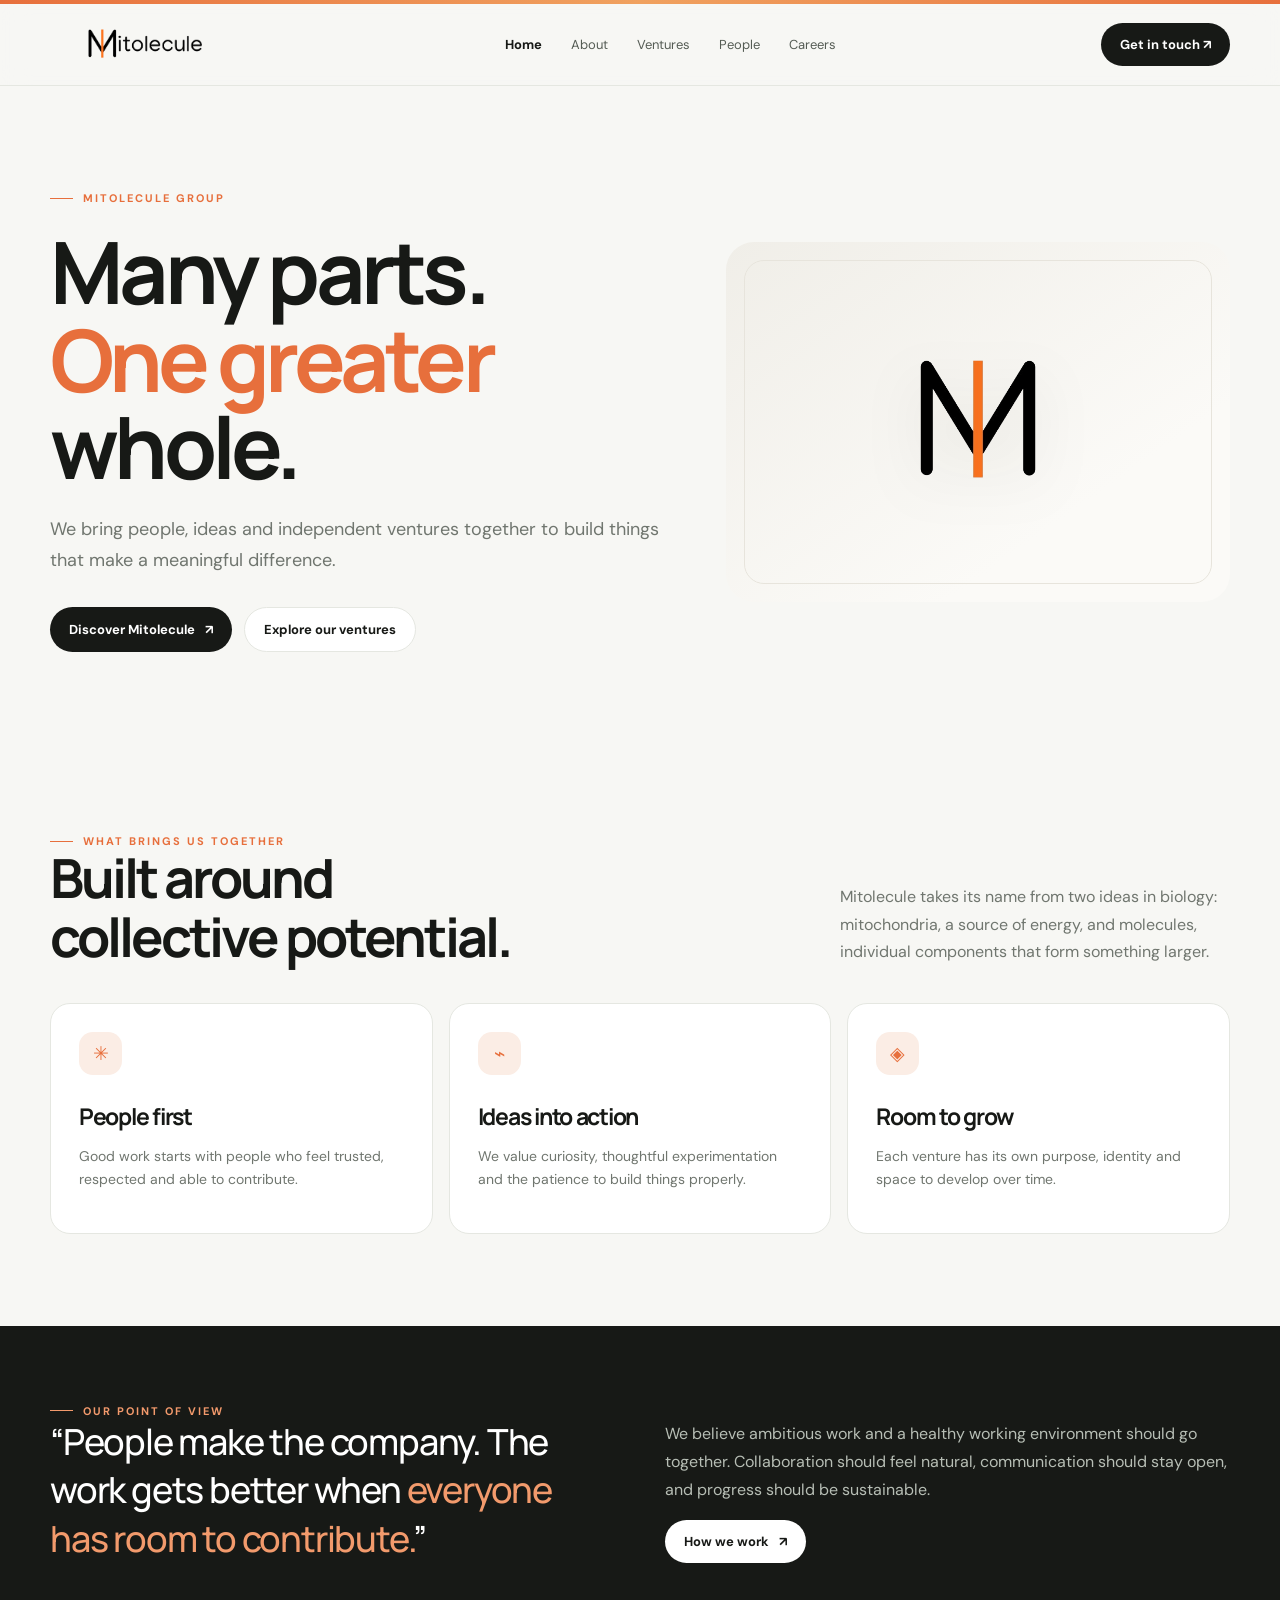
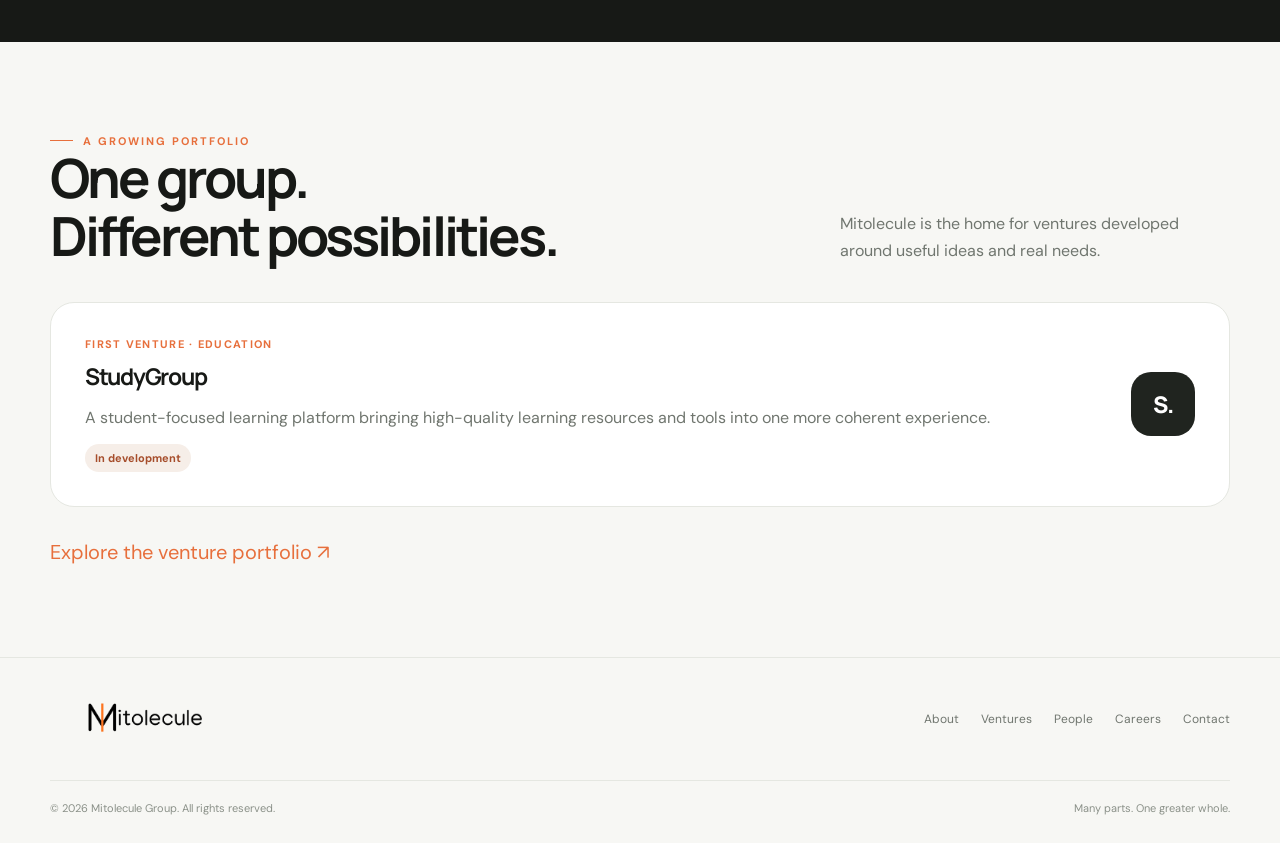
<file: index.html>
<!doctype html>
<html lang="en-GB"><head><meta charset="utf-8"><meta name="viewport" content="width=device-width,initial-scale=1"><meta name="theme-color" content="#f7f7f4"><meta name="google-site-verification" content="QNGD0BfX23dAmuRYE3sj1mmP7LS_ul7C5h_fe_SbaKo" /><meta name="description" content="Mitolecule Group brings people, ideas and independent ventures together to build things that make a meaningful difference."><title>Home | Mitolecule Group</title><link rel="preconnect" href="https://fonts.googleapis.com"><link rel="preconnect" href="https://fonts.gstatic.com" crossorigin><link href="assets/styles.css" rel="stylesheet"><link rel="icon" href="assets/logo.png" type="image/png"></head><body><div class="topline"></div><header><div class="wrap nav"><a class="brand" href="/" aria-label="Mitolecule Group home"><img class="brand-mark-img" src="assets/watermark.png" alt="Mitolecule wordmark"></a><nav class="navlinks" aria-label="Main navigation"><a class="active" href="/">Home</a><a class="" href="/about/">About</a><a class="" href="/ventures/">Ventures</a><a class="" href="/people/">People</a><a class="" href="/careers/">Careers</a></nav><a class="nav-cta" href="/contact/">Get in touch ↗</a><button class="mobile-toggle" aria-label="Open navigation" aria-expanded="false">☰</button><nav class="mobile-menu" aria-label="Mobile navigation"><a href="/">Home</a><a href="/about/">About</a><a href="/ventures/">Ventures</a><a href="/people/">People</a><a href="/careers/">Careers</a><a href="/contact/">Contact</a></nav></div></header><main>
<section class="hero"><div class="wrap hero-grid"><div class="reveal"><div class="eyebrow">Mitolecule Group</div><h1>Many parts.<br><span>One greater</span> whole.</h1><p class="lead">We bring people, ideas and independent ventures together to build things that make a meaningful difference.</p><div class="hero-actions"><a class="button" href="/about/">Discover Mitolecule <span>↗</span></a><a class="button light" href="/ventures/">Explore our ventures</a></div></div><div class="hero-art reveal" aria-label="Mitolecule wordmark banner"><img class="watermark-banner" src="assets/logo.png" alt="Mitolecule symbol"></div></div></section>
<section class="section"><div class="wrap"><div class="section-head reveal"><div><div class="eyebrow">What brings us together</div><h2>Built around<br>collective potential.</h2></div><p>Mitolecule takes its name from two ideas in biology: mitochondria, a source of energy, and molecules, individual components that form something larger.</p></div><div class="grid3"><article class="card reveal"><div class="card-icon">✳</div><h3>People first</h3><p>Good work starts with people who feel trusted, respected and able to contribute.</p></article><article class="card reveal"><div class="card-icon">⌁</div><h3>Ideas into action</h3><p>We value curiosity, thoughtful experimentation and the patience to build things properly.</p></article><article class="card reveal"><div class="card-icon">◈</div><h3>Room to grow</h3><p>Each venture has its own purpose, identity and space to develop over time.</p></article></div></div></section>
<section class="band"><div class="wrap band-grid"><div class="reveal"><div class="eyebrow">Our point of view</div><div class="quote">“People make the company. The work gets better when <span>everyone has room to contribute.</span>”</div></div><div class="reveal"><p>We believe ambitious work and a healthy working environment should go together. Collaboration should feel natural, communication should stay open, and progress should be sustainable.</p><a class="button" href="/people/">How we work <span>↗</span></a></div></div></section>
<section class="section"><div class="wrap"><div class="section-head reveal"><div><div class="eyebrow">A growing portfolio</div><h2>One group.<br>Different possibilities.</h2></div><p>Mitolecule is the home for ventures developed around useful ideas and real needs.</p></div><div class="venture-card reveal"><div><div class="tag">First venture · Education</div><h3 style="margin:12px 0">StudyGroup</h3><p class="muted">A student-focused learning platform bringing high-quality learning resources and tools into one more coherent experience.</p><span class="status">In development</span></div><div class="venture-logo">S.</div></div><div style="margin-top:24px"><a class="arrow" href="/ventures/">Explore the venture portfolio ↗</a></div></div></section>
</main><footer><div class="wrap"><div class="footer-top"><a class="brand" href="/"><img class="brand-mark-img" src="assets/watermark.png" alt="Mitolecule wordmark"></a><div class="footer-links"><a href="/about/">About</a><a href="/ventures/">Ventures</a><a href="/people/">People</a><a href="/careers/">Careers</a><a href="/contact/">Contact</a></div></div><div class="footer-bottom"><span>© <span data-year></span> Mitolecule Group. All rights reserved.</span><span>Many parts. One greater whole.</span></div></div></footer><script src="assets/main.js"></script></body></html>
</file>
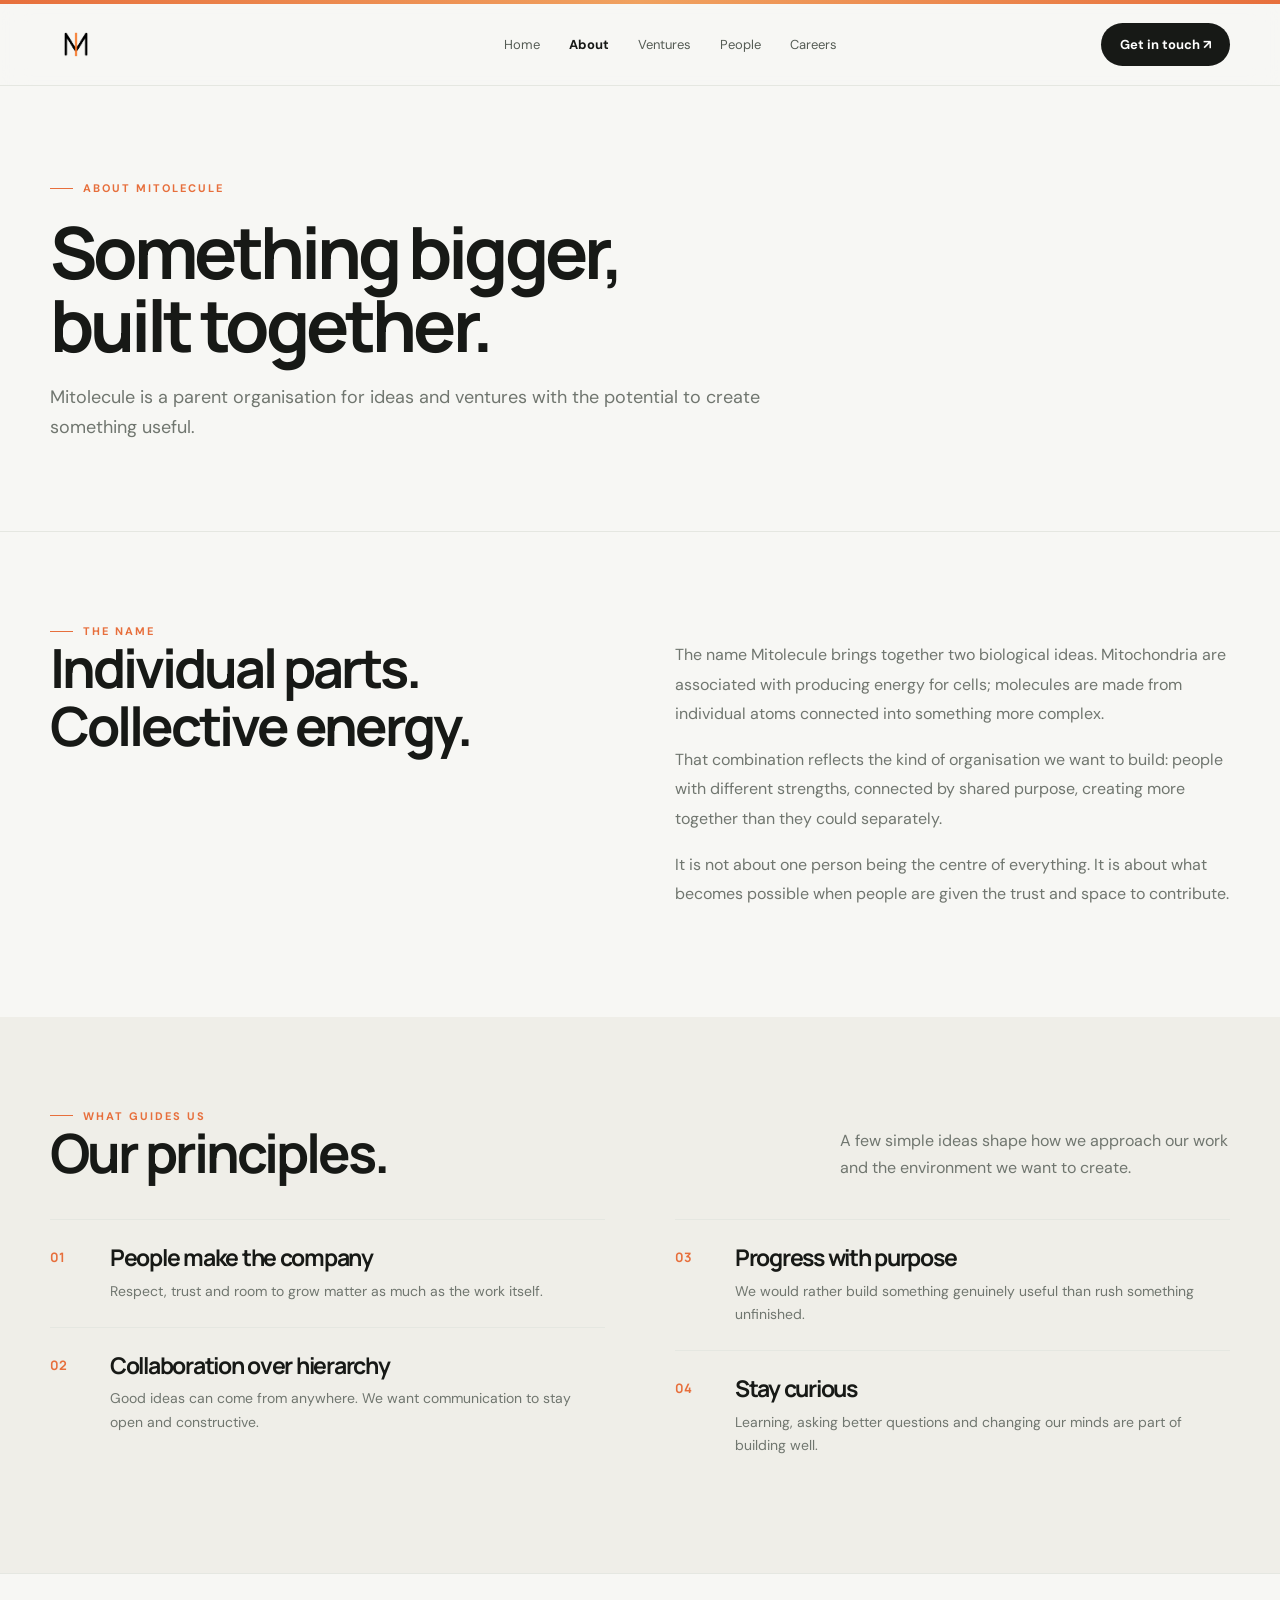
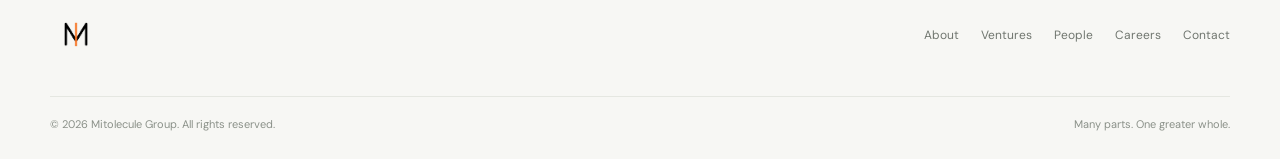
<file: about/index.html>
<!doctype html>
<html lang="en-GB"><head><meta charset="utf-8"><meta name="viewport" content="width=device-width,initial-scale=1"><meta name="theme-color" content="#f7f7f4"><meta name="description" content="Mitolecule Group brings people, ideas and independent ventures together to build things that make a meaningful difference."><title>About | Mitolecule Group</title><link rel="preconnect" href="https://fonts.googleapis.com"><link rel="preconnect" href="https://fonts.gstatic.com" crossorigin><link href="../assets/styles.css" rel="stylesheet"><link rel="icon" href="../assets/logo.png" type="image/png"></head><body><div class="topline"></div><header><div class="wrap nav"><a class="brand" href="/" aria-label="Mitolecule Group home"><img class="brand-mark-img" src="../assets/logo.png" alt="Mitolecule wordmark"></a><nav class="navlinks" aria-label="Main navigation"><a class="" href="/">Home</a><a class="active" href="/about/">About</a><a class="" href="/ventures/">Ventures</a><a class="" href="/people/">People</a><a class="" href="/careers/">Careers</a></nav><a class="nav-cta" href="/contact/">Get in touch ↗</a><button class="mobile-toggle" aria-label="Open navigation" aria-expanded="false">☰</button><nav class="mobile-menu" aria-label="Mobile navigation"><a href="/">Home</a><a href="/about/">About</a><a href="/ventures/">Ventures</a><a href="/people/">People</a><a href="/careers/">Careers</a><a href="/contact/">Contact</a></nav></div></header><main>
<section class="page-hero"><div class="wrap reveal"><div class="eyebrow">About Mitolecule</div><h1>Something bigger,<br>built together.</h1><p class="lead">Mitolecule is a parent organisation for ideas and ventures with the potential to create something useful.</p></div></section>
<section class="section"><div class="wrap split"><div class="reveal"><div class="eyebrow">The name</div><h2>Individual parts.<br>Collective energy.</h2></div><div class="prose reveal"><p>The name Mitolecule brings together two biological ideas. Mitochondria are associated with producing energy for cells; molecules are made from individual atoms connected into something more complex.</p><p>That combination reflects the kind of organisation we want to build: people with different strengths, connected by shared purpose, creating more together than they could separately.</p><p>It is not about one person being the centre of everything. It is about what becomes possible when people are given the trust and space to contribute.</p></div></div></section>
<section class="section" style="background:#efeee8"><div class="wrap"><div class="section-head reveal"><div><div class="eyebrow">What guides us</div><h2>Our principles.</h2></div><p>A few simple ideas shape how we approach our work and the environment we want to create.</p></div><div class="split"><div class="reveal"><div class="principle"><div class="num">01</div><div><h3>People make the company</h3><p>Respect, trust and room to grow matter as much as the work itself.</p></div></div><div class="principle"><div class="num">02</div><div><h3>Collaboration over hierarchy</h3><p>Good ideas can come from anywhere. We want communication to stay open and constructive.</p></div></div></div><div class="reveal"><div class="principle"><div class="num">03</div><div><h3>Progress with purpose</h3><p>We would rather build something genuinely useful than rush something unfinished.</p></div></div><div class="principle"><div class="num">04</div><div><h3>Stay curious</h3><p>Learning, asking better questions and changing our minds are part of building well.</p></div></div></div></div></div></section>
</main><footer><div class="wrap"><div class="footer-top"><a class="brand" href="/"><img class="brand-mark-img" src="../assets/logo.png" alt="Mitolecule wordmark"></a><div class="footer-links"><a href="/about/">About</a><a href="/ventures/">Ventures</a><a href="/people/">People</a><a href="/careers/">Careers</a><a href="/contact/">Contact</a></div></div><div class="footer-bottom"><span>© <span data-year></span> Mitolecule Group. All rights reserved.</span><span>Many parts. One greater whole.</span></div></div></footer><script src="../assets/main.js"></script></body></html>
</file>
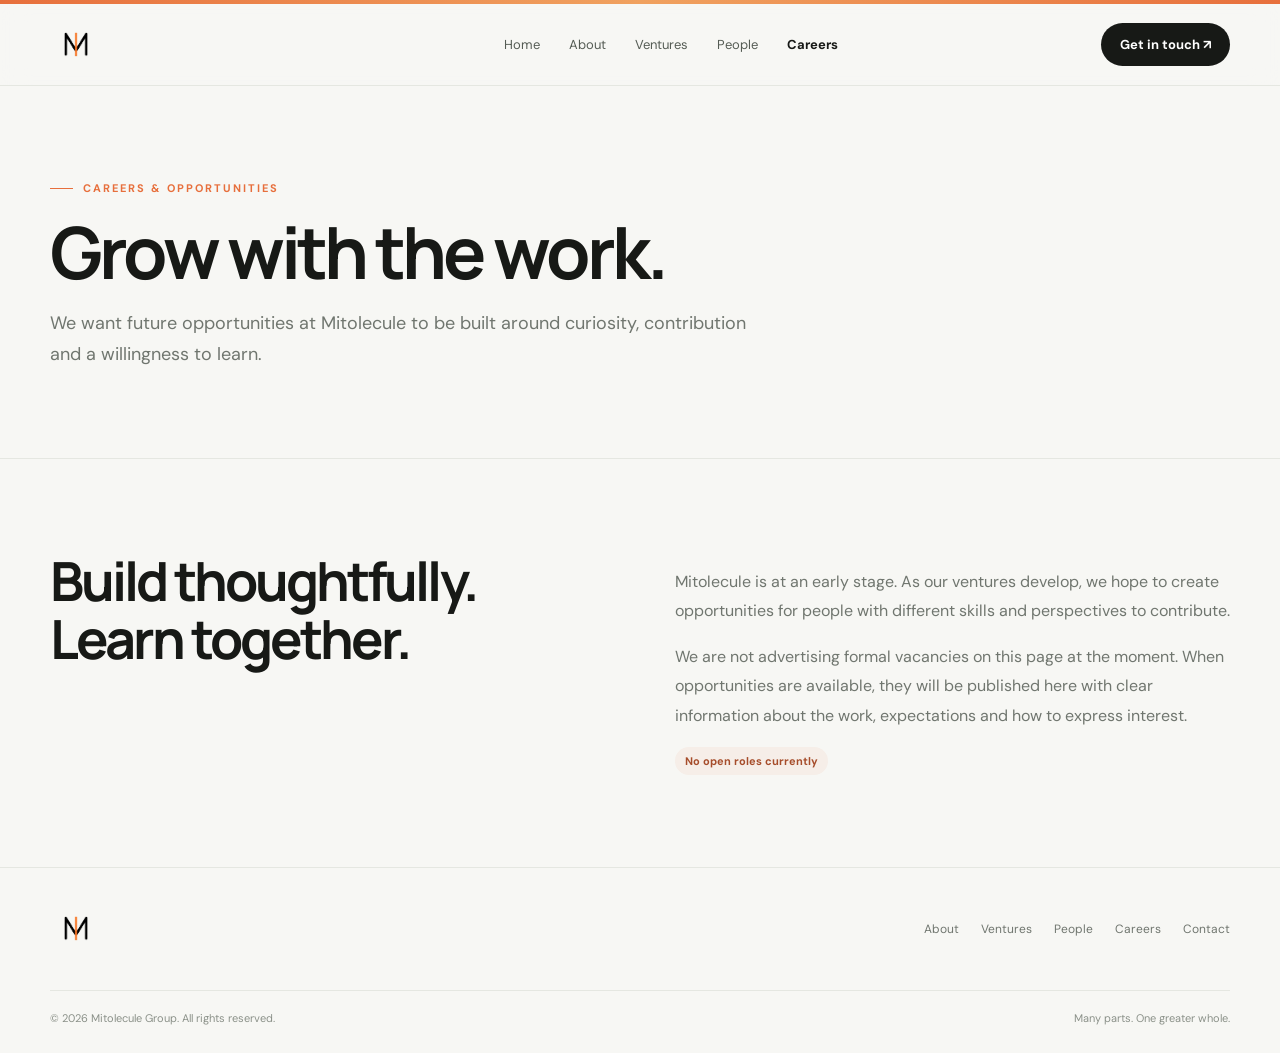
<file: careers/index.html>
<!doctype html>
<html lang="en-GB"><head><meta charset="utf-8"><meta name="viewport" content="width=device-width,initial-scale=1"><meta name="theme-color" content="#f7f7f4"><meta name="description" content="Mitolecule Group brings people, ideas and independent ventures together to build things that make a meaningful difference."><title>Careers | Mitolecule Group</title><link rel="preconnect" href="https://fonts.googleapis.com"><link rel="preconnect" href="https://fonts.gstatic.com" crossorigin><link href="../assets/styles.css" rel="stylesheet"><link rel="icon" href="../assets/logo.png" type="image/png"></head><body><div class="topline"></div><header><div class="wrap nav"><a class="brand" href="/" aria-label="Mitolecule Group home"><img class="brand-mark-img" src="../assets/logo.png" alt="Mitolecule wordmark"></a><nav class="navlinks" aria-label="Main navigation"><a class="" href="/">Home</a><a class="" href="/about/">About</a><a class="" href="/ventures/">Ventures</a><a class="" href="/people/">People</a><a class="active" href="/careers/">Careers</a></nav><a class="nav-cta" href="/contact/">Get in touch ↗</a><button class="mobile-toggle" aria-label="Open navigation" aria-expanded="false">☰</button><nav class="mobile-menu" aria-label="Mobile navigation"><a href="/">Home</a><a href="/about/">About</a><a href="/ventures/">Ventures</a><a href="/people/">People</a><a href="/careers/">Careers</a><a href="/contact/">Contact</a></nav></div></header><main>
<section class="page-hero"><div class="wrap reveal"><div class="eyebrow">Careers & opportunities</div><h1>Grow with the work.</h1><p class="lead">We want future opportunities at Mitolecule to be built around curiosity, contribution and a willingness to learn.</p></div></section>
<section class="section"><div class="wrap split"><div class="reveal"><h2>Build thoughtfully.<br>Learn together.</h2></div><div class="prose reveal"><p>Mitolecule is at an early stage. As our ventures develop, we hope to create opportunities for people with different skills and perspectives to contribute.</p><p>We are not advertising formal vacancies on this page at the moment. When opportunities are available, they will be published here with clear information about the work, expectations and how to express interest.</p><span class="status">No open roles currently</span></div></div></section>
</main><footer><div class="wrap"><div class="footer-top"><a class="brand" href="/"><img class="brand-mark-img" src="../assets/logo.png" alt="Mitolecule wordmark"></a><div class="footer-links"><a href="/about/">About</a><a href="/ventures/">Ventures</a><a href="/people/">People</a><a href="/careers/">Careers</a><a href="/contact/">Contact</a></div></div><div class="footer-bottom"><span>© <span data-year></span> Mitolecule Group. All rights reserved.</span><span>Many parts. One greater whole.</span></div></div></footer><script src="../assets/main.js"></script></body></html>
</file>
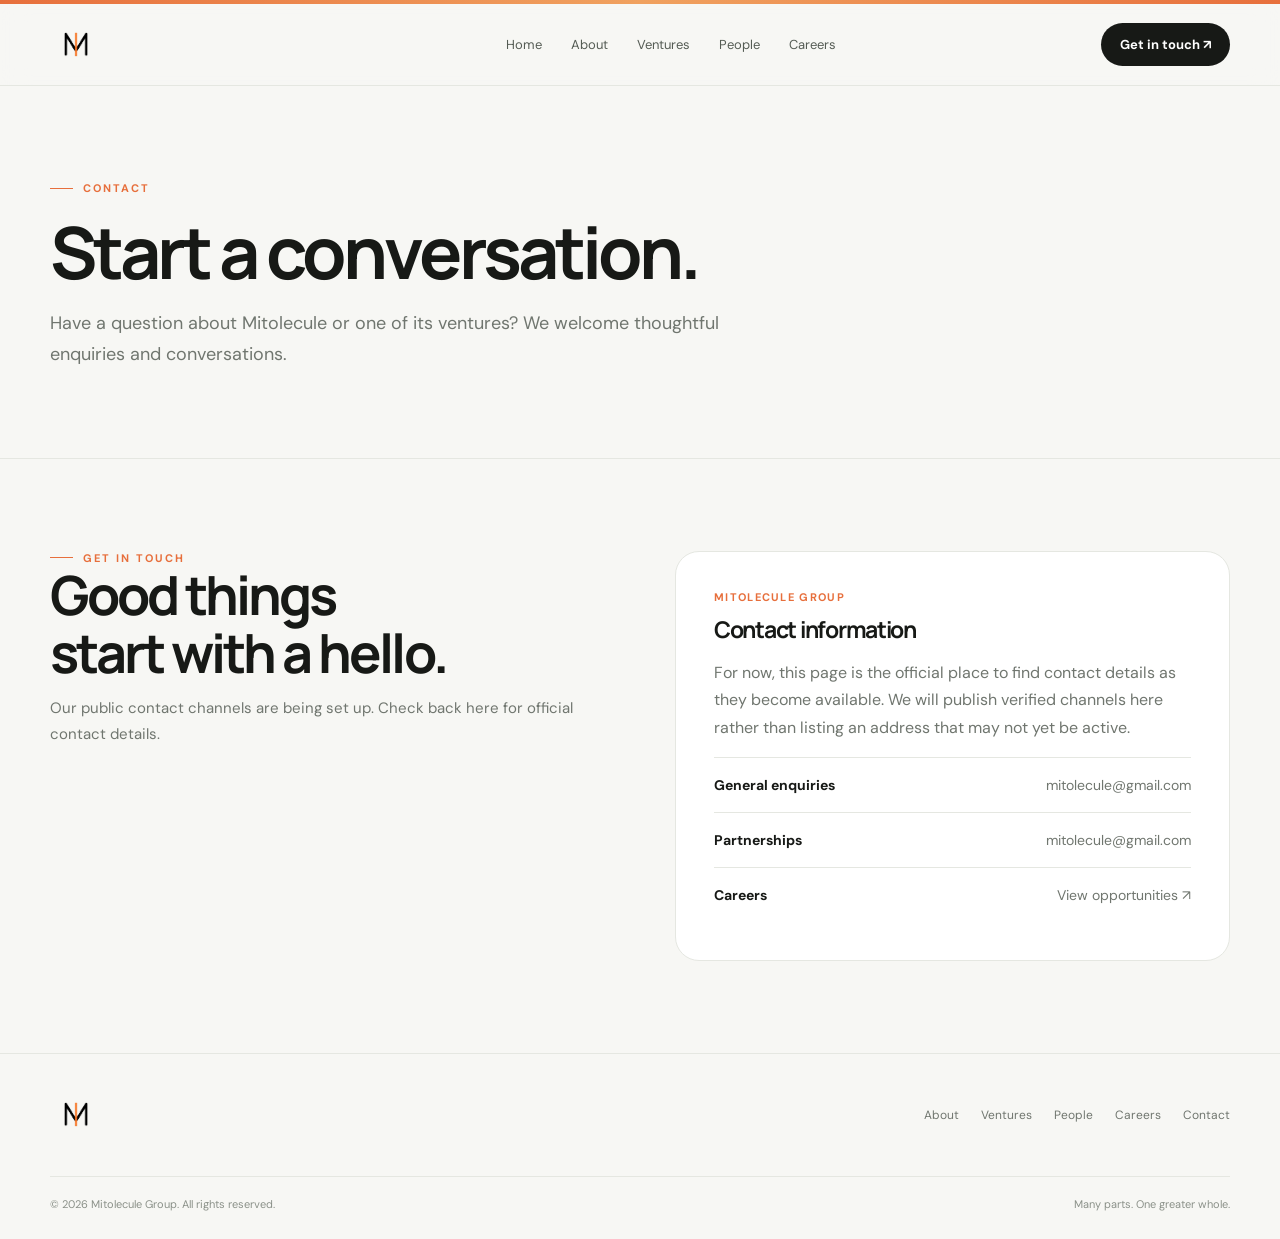
<file: contact/index.html>
<!doctype html>
<html lang="en-GB"><head><meta charset="utf-8"><meta name="viewport" content="width=device-width,initial-scale=1"><meta name="theme-color" content="#f7f7f4"><meta name="description" content="Mitolecule Group brings people, ideas and independent ventures together to build things that make a meaningful difference."><title>Contact | Mitolecule Group</title><link rel="preconnect" href="https://fonts.googleapis.com"><link rel="preconnect" href="https://fonts.gstatic.com" crossorigin><link href="../assets/styles.css" rel="stylesheet"><link rel="icon" href="../assets/logo.png" type="image/png"></head><body><div class="topline"></div><header><div class="wrap nav"><a class="brand" href="/" aria-label="Mitolecule Group home"><img class="brand-mark-img" src="../assets/logo.png" alt="Mitolecule wordmark"></a><nav class="navlinks" aria-label="Main navigation"><a class="" href="/">Home</a><a class="" href="/about/">About</a><a class="" href="/ventures/">Ventures</a><a class="" href="/people/">People</a><a class="" href="/careers/">Careers</a></nav><a class="nav-cta" href="/contact/">Get in touch ↗</a><button class="mobile-toggle" aria-label="Open navigation" aria-expanded="false">☰</button><nav class="mobile-menu" aria-label="Mobile navigation"><a href="/">Home</a><a href="/about/">About</a><a href="/ventures/">Ventures</a><a href="/people/">People</a><a href="/careers/">Careers</a><a href="/contact/">Contact</a></nav></div></header><main>
<section class="page-hero"><div class="wrap reveal"><div class="eyebrow">Contact</div><h1>Start a conversation.</h1><p class="lead">Have a question about Mitolecule or one of its ventures? We welcome thoughtful enquiries and conversations.</p></div></section>
<section class="section"><div class="wrap split"><div class="reveal"><div class="eyebrow">Get in touch</div><h2>Good things<br>start with a hello.</h2><p class="lead" style="font-size:15px">Our public contact channels are being set up. Check back here for official contact details.</p></div><div class="contact-panel reveal"><div class="tag">Mitolecule Group</div><h3 style="margin:12px 0">Contact information</h3><p>For now, this page is the official place to find contact details as they become available. We will publish verified channels here rather than listing an address that may not yet be active.</p><div class="contact-row"><strong>General enquiries</strong><span>mitolecule@gmail.com</span></div><div class="contact-row"><strong>Partnerships</strong><span>mitolecule@gmail.com</span></div><div class="contact-row"><strong>Careers</strong><span><a href="/careers/">View opportunities ↗</a></span></div></div></div></section>
</main><footer><div class="wrap"><div class="footer-top"><a class="brand" href="/"><img class="brand-mark-img" src="../assets/logo.png" alt="Mitolecule wordmark"></a><div class="footer-links"><a href="/about/">About</a><a href="/ventures/">Ventures</a><a href="/people/">People</a><a href="/careers/">Careers</a><a href="/contact/">Contact</a></div></div><div class="footer-bottom"><span>© <span data-year></span> Mitolecule Group. All rights reserved.</span><span>Many parts. One greater whole.</span></div></div></footer><script src="../assets/main.js"></script></body></html>
</file>
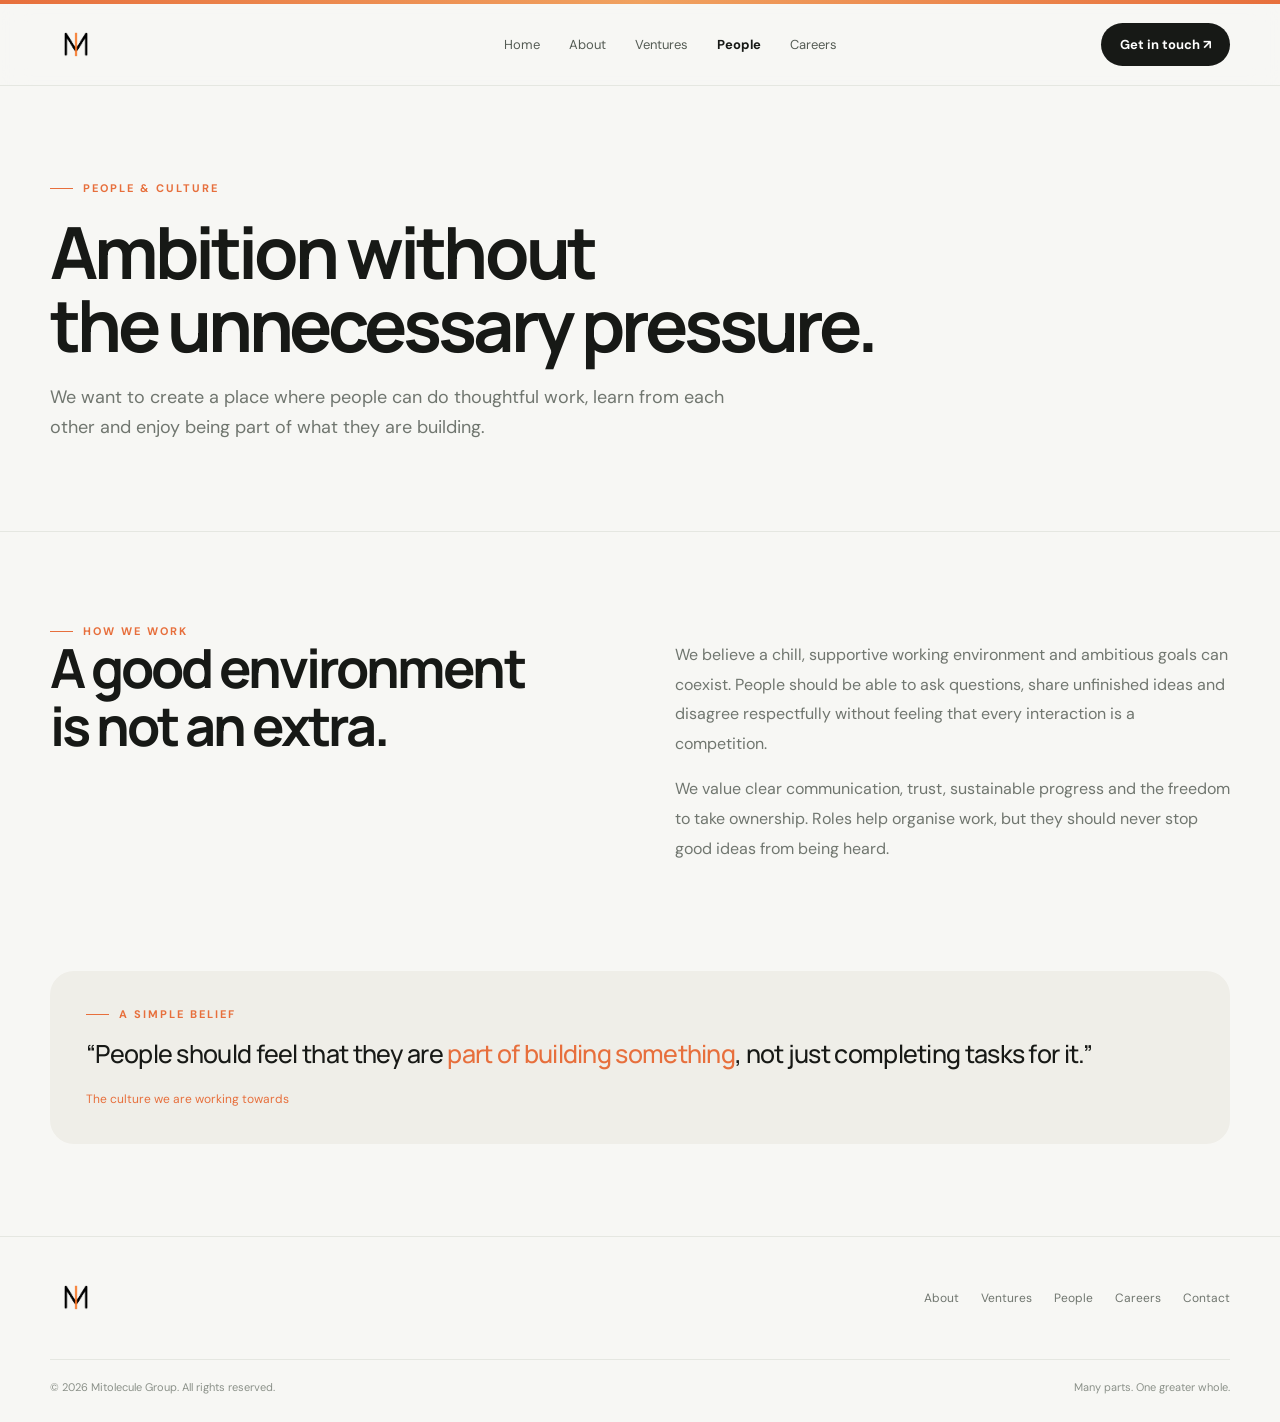
<file: people/index.html>
<!doctype html>
<html lang="en-GB"><head><meta charset="utf-8"><meta name="viewport" content="width=device-width,initial-scale=1"><meta name="theme-color" content="#f7f7f4"><meta name="description" content="Mitolecule Group brings people, ideas and independent ventures together to build things that make a meaningful difference."><title>People | Mitolecule Group</title><link rel="preconnect" href="https://fonts.googleapis.com"><link rel="preconnect" href="https://fonts.gstatic.com" crossorigin><link href="../assets/styles.css" rel="stylesheet"><link rel="icon" href="../assets/logo.png" type="image/png"></head><body><div class="topline"></div><header><div class="wrap nav"><a class="brand" href="/" aria-label="Mitolecule Group home"><img class="brand-mark-img" src="../assets/logo.png" alt="Mitolecule wordmark"></a><nav class="navlinks" aria-label="Main navigation"><a class="" href="/">Home</a><a class="" href="/about/">About</a><a class="" href="/ventures/">Ventures</a><a class="active" href="/people/">People</a><a class="" href="/careers/">Careers</a></nav><a class="nav-cta" href="/contact/">Get in touch ↗</a><button class="mobile-toggle" aria-label="Open navigation" aria-expanded="false">☰</button><nav class="mobile-menu" aria-label="Mobile navigation"><a href="/">Home</a><a href="/about/">About</a><a href="/ventures/">Ventures</a><a href="/people/">People</a><a href="/careers/">Careers</a><a href="/contact/">Contact</a></nav></div></header><main>
<section class="page-hero"><div class="wrap reveal"><div class="eyebrow">People & culture</div><h1>Ambition without<br>the unnecessary pressure.</h1><p class="lead">We want to create a place where people can do thoughtful work, learn from each other and enjoy being part of what they are building.</p></div></section>
<section class="section"><div class="wrap split"><div class="reveal"><div class="eyebrow">How we work</div><h2>A good environment<br>is not an extra.</h2></div><div class="prose reveal"><p>We believe a chill, supportive working environment and ambitious goals can coexist. People should be able to ask questions, share unfinished ideas and disagree respectfully without feeling that every interaction is a competition.</p><p>We value clear communication, trust, sustainable progress and the freedom to take ownership. Roles help organise work, but they should never stop good ideas from being heard.</p></div></div></section>
<section class="section" style="padding-top:0"><div class="wrap"><div class="people-note reveal"><div class="eyebrow">A simple belief</div><p>“People should feel that they are <span>part of building something</span>, not just completing tasks for it.”</p><span class="muted" style="font-size:12px">The culture we are working towards</span></div></div></section>
</main><footer><div class="wrap"><div class="footer-top"><a class="brand" href="/"><img class="brand-mark-img" src="../assets/logo.png" alt="Mitolecule wordmark"></a><div class="footer-links"><a href="/about/">About</a><a href="/ventures/">Ventures</a><a href="/people/">People</a><a href="/careers/">Careers</a><a href="/contact/">Contact</a></div></div><div class="footer-bottom"><span>© <span data-year></span> Mitolecule Group. All rights reserved.</span><span>Many parts. One greater whole.</span></div></div></footer><script src="../assets/main.js"></script></body></html>
</file>
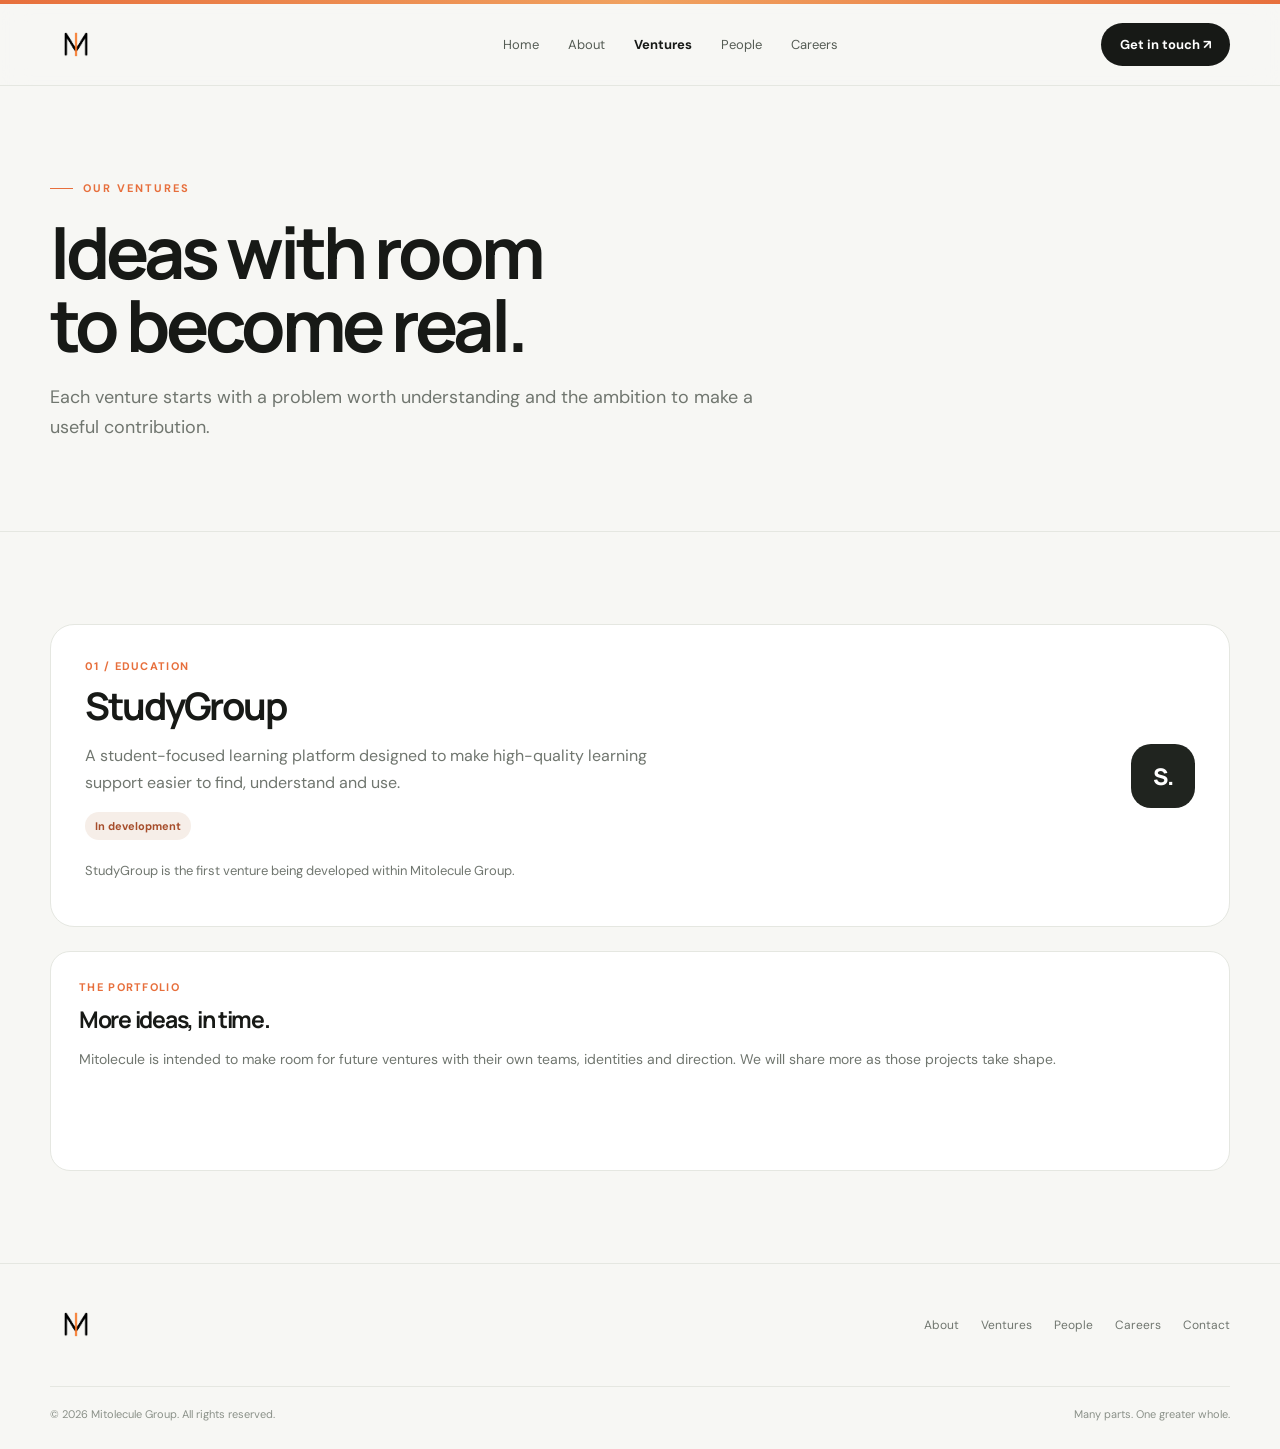
<file: ventures/index.html>
<!doctype html>
<html lang="en-GB"><head><meta charset="utf-8"><meta name="viewport" content="width=device-width,initial-scale=1"><meta name="theme-color" content="#f7f7f4"><meta name="description" content="Mitolecule Group brings people, ideas and independent ventures together to build things that make a meaningful difference."><title>Ventures | Mitolecule Group</title><link rel="preconnect" href="https://fonts.googleapis.com"><link rel="preconnect" href="https://fonts.gstatic.com" crossorigin><link href="../assets/styles.css" rel="stylesheet"><link rel="icon" href="../assets/logo.png" type="image/png"></head><body><div class="topline"></div><header><div class="wrap nav"><a class="brand" href="/" aria-label="Mitolecule Group home"><img class="brand-mark-img" src="../assets/logo.png" alt="Mitolecule wordmark"></a><nav class="navlinks" aria-label="Main navigation"><a class="" href="/">Home</a><a class="" href="/about/">About</a><a class="active" href="/ventures/">Ventures</a><a class="" href="/people/">People</a><a class="" href="/careers/">Careers</a></nav><a class="nav-cta" href="/contact/">Get in touch ↗</a><button class="mobile-toggle" aria-label="Open navigation" aria-expanded="false">☰</button><nav class="mobile-menu" aria-label="Mobile navigation"><a href="/">Home</a><a href="/about/">About</a><a href="/ventures/">Ventures</a><a href="/people/">People</a><a href="/careers/">Careers</a><a href="/contact/">Contact</a></nav></div></header><main>
<section class="page-hero"><div class="wrap reveal"><div class="eyebrow">Our ventures</div><h1>Ideas with room<br>to become real.</h1><p class="lead">Each venture starts with a problem worth understanding and the ambition to make a useful contribution.</p></div></section>
<section class="section"><div class="wrap"><div class="venture-card reveal"><div><div class="tag">01 / Education</div><h2 style="font-size:38px;margin:12px 0">StudyGroup</h2><p class="lead" style="font-size:16px">A student-focused learning platform designed to make high-quality learning support easier to find, understand and use.</p><span class="status">In development</span><p class="muted" style="font-size:13px;margin-top:22px">StudyGroup is the first venture being developed within Mitolecule Group.</p></div><div class="venture-logo">S.</div></div><div style="height:24px"></div><div class="card reveal"><div class="tag">The portfolio</div><h3 style="margin:12px 0">More ideas, in time.</h3><p>Mitolecule is intended to make room for future ventures with their own teams, identities and direction. We will share more as those projects take shape.</p></div></div></section>
</main><footer><div class="wrap"><div class="footer-top"><a class="brand" href="/"><img class="brand-mark-img" src="../assets/logo.png" alt="Mitolecule wordmark"></a><div class="footer-links"><a href="/about/">About</a><a href="/ventures/">Ventures</a><a href="/people/">People</a><a href="/careers/">Careers</a><a href="/contact/">Contact</a></div></div><div class="footer-bottom"><span>© <span data-year></span> Mitolecule Group. All rights reserved.</span><span>Many parts. One greater whole.</span></div></div></footer><script src="../assets/main.js"></script></body></html>
</file>
<file: assets/styles.css>
@import url('https://fonts.googleapis.com/css2?family=DM+Sans:wght@400;500;600;700&family=Manrope:wght@400;500;600;700;800&display=swap');
:root{--bg:#f7f7f4;--paper:#fff;--ink:#171916;--muted:#70766f;--line:#e5e7e1;--accent:#e76f3c;--accent2:#f3a36d;--soft:#f0eee8;--max:1180px}
*{box-sizing:border-box}html{scroll-behavior:smooth}body{margin:0;background:var(--bg);color:var(--ink);font-family:"DM Sans",sans-serif;-webkit-font-smoothing:antialiased}a{color:inherit;text-decoration:none}button{font:inherit}.wrap{width:min(var(--max),calc(100% - 48px));margin:auto}.topline{height:4px;background:linear-gradient(90deg,#e76f3c,#f0a15f,#e76f3c)}header{height:82px;display:flex;align-items:center;border-bottom:1px solid var(--line);background:rgba(247,247,244,.9);position:sticky;top:0;z-index:20;backdrop-filter:blur(14px)}.nav{display:flex;align-items:center;justify-content:space-between;gap:24px}.brand{display:flex;align-items:center;gap:12px;font-family:Manrope,sans-serif;font-weight:800;letter-spacing:-.7px;font-size:19px}.mark{width:34px;height:34px;border-radius:11px;background:var(--ink);display:grid;place-items:center;color:white;font-size:16px;position:relative;overflow:hidden}.mark:after{content:"";position:absolute;width:17px;height:17px;border:2px solid var(--accent);border-radius:50%;right:-5px;top:-5px}.navlinks{display:flex;align-items:center;gap:29px;font-size:13px;color:#555c54}.navlinks a{transition:color .2s}.navlinks a:hover,.navlinks a.active{color:var(--ink)}.navlinks a.active{font-weight:700}.nav-cta,.button{display:inline-flex;align-items:center;justify-content:center;gap:10px;border-radius:999px;padding:13px 19px;background:var(--ink);color:#fff;font-size:13px;font-weight:700;transition:transform .2s,background .2s}.nav-cta:hover,.button:hover{transform:translateY(-2px);background:#343a33}.button.light{background:#fff;color:var(--ink);border:1px solid var(--line)}.button.orange{background:var(--accent)}.mobile-toggle{display:none;border:0;background:none;font-size:23px}.eyebrow{font-size:11px;letter-spacing:2px;text-transform:uppercase;font-weight:700;color:var(--accent);display:flex;align-items:center;gap:10px}.eyebrow:before{content:"";width:23px;height:1px;background:currentColor}h1,h2,h3{font-family:Manrope,sans-serif;letter-spacing:-.055em;margin:0}h1{font-size:clamp(48px,7vw,86px);line-height:1.02;font-weight:700}h2{font-size:clamp(34px,4.5vw,54px);line-height:1.08}h3{font-size:23px;line-height:1.2}.lead{font-size:18px;line-height:1.7;color:var(--muted);max-width:620px}.muted{color:var(--muted)}.hero{padding:105px 0 90px;position:relative;overflow:hidden}.hero-grid{display:grid;grid-template-columns:1.1fr .9fr;align-items:center;gap:60px}.hero h1{max-width:760px;margin:23px 0}.hero h1 span{color:var(--accent)}.hero-actions{display:flex;gap:12px;flex-wrap:wrap;margin-top:32px}.hero-art{min-height:440px;position:relative;display:grid;place-items:center}.orbit{width:340px;height:340px;border:1px solid #d9d9d0;border-radius:50%;position:absolute}.orbit:before,.orbit:after{content:"";position:absolute;border:1px solid #e2e1d9;border-radius:50%;inset:34px}.orbit:after{inset:75px}.core{width:142px;height:142px;border-radius:42px;background:var(--ink);display:grid;place-items:center;color:white;font:800 44px Manrope;box-shadow:0 25px 70px #24291d26;z-index:2;transform:rotate(-8deg)}.node{position:absolute;width:54px;height:54px;border-radius:18px;background:var(--paper);border:1px solid var(--line);display:grid;place-items:center;color:var(--accent);font-size:19px;box-shadow:0 10px 30px #24291d0c}.n1{top:40px;left:48%}.n2{right:2%;top:45%}.n3{bottom:35px;left:22%}.n4{left:0;top:37%}.art-caption{position:absolute;bottom:0;right:2%;font-size:11px;letter-spacing:1.5px;text-transform:uppercase;color:#92978f}.section{padding:92px 0}.section-head{display:flex;justify-content:space-between;align-items:end;gap:30px;margin-bottom:38px}.section-head p{max-width:390px;color:var(--muted);line-height:1.7;margin:0}.grid3{display:grid;grid-template-columns:repeat(3,1fr);gap:16px}.card{background:var(--paper);border:1px solid var(--line);border-radius:20px;padding:28px;min-height:220px;transition:transform .25s,border-color .25s}.card:hover{transform:translateY(-5px);border-color:#d6b29e}.card-icon{width:43px;height:43px;border-radius:14px;background:#fbede5;color:var(--accent);display:grid;place-items:center;font-size:19px;margin-bottom:28px}.card p{color:var(--muted);line-height:1.65;font-size:14px}.arrow{display:inline-block;color:var(--accent);font-size:20px;margin-top:8px}.band{background:var(--ink);color:#fff;padding:78px 0}.band-grid{display:grid;grid-template-columns:1fr 1fr;gap:50px;align-items:center}.band p{color:#b7beb5;line-height:1.75}.band .eyebrow{color:#f39a6c}.band .button{background:#fff;color:var(--ink)}.quote{font:500 clamp(24px,3vw,36px)/1.35 Manrope;letter-spacing:-1.2px;max-width:760px}.quote span{color:#f29a6c}.stats{display:grid;grid-template-columns:repeat(3,1fr);gap:20px;border-top:1px solid #ffffff26;margin-top:45px;padding-top:25px}.stat strong{font:700 29px Manrope;display:block}.stat span{font-size:12px;color:#b7beb5}.page-hero{padding:95px 0 70px;border-bottom:1px solid var(--line)}.page-hero h1{font-size:clamp(48px,6vw,72px);max-width:900px;margin:20px 0}.page-hero .lead{max-width:720px}.split{display:grid;grid-template-columns:1fr 1fr;gap:70px;align-items:start}.prose p{color:var(--muted);line-height:1.85;font-size:16px}.principle{padding:24px 0;border-top:1px solid var(--line);display:grid;grid-template-columns:45px 1fr;gap:15px}.principle .num{font:700 13px Manrope;color:var(--accent);padding-top:4px}.principle p{margin:8px 0 0;color:var(--muted);line-height:1.65;font-size:14px}.venture-card{background:var(--paper);border:1px solid var(--line);border-radius:24px;padding:34px;display:grid;grid-template-columns:1fr auto;gap:20px;align-items:center}.venture-logo{width:64px;height:64px;border-radius:20px;background:#20241f;color:#fff;display:grid;place-items:center;font:800 23px Manrope}.tag{font-size:11px;text-transform:uppercase;letter-spacing:1.3px;color:var(--accent);font-weight:700}.status{display:inline-flex;padding:7px 10px;background:#f6eee8;color:#a64d2b;border-radius:99px;font-size:11px;font-weight:700}.people-note{padding:36px;border-radius:24px;background:#efeee8}.people-note p{font:500 25px/1.45 Manrope;letter-spacing:-.7px;margin:15px 0}.people-note span{color:var(--accent)}.contact-panel{background:var(--paper);border:1px solid var(--line);border-radius:24px;padding:38px}.contact-panel p{color:var(--muted);line-height:1.7}.contact-row{padding:18px 0;border-top:1px solid var(--line);display:flex;justify-content:space-between;gap:20px;font-size:14px}.contact-row strong{font-weight:700}.contact-row span{color:var(--muted)}footer{border-top:1px solid var(--line);padding:35px 0 28px}.footer-top{display:flex;justify-content:space-between;gap:30px;align-items:center}.footer-links{display:flex;gap:22px;flex-wrap:wrap;font-size:12px;color:var(--muted)}.footer-bottom{display:flex;justify-content:space-between;gap:20px;margin-top:35px;padding-top:20px;border-top:1px solid var(--line);font-size:11px;color:#8b9189}.reveal{opacity:0;transform:translateY(18px);transition:opacity .7s,transform .7s}.reveal.visible{opacity:1;transform:none}.mobile-menu{display:none}
@media(max-width:800px){.wrap{width:min(100% - 36px,var(--max))}.navlinks,.nav-cta{display:none}.mobile-toggle{display:block}.mobile-menu.open{display:flex;position:absolute;top:82px;left:0;right:0;background:var(--bg);padding:20px 24px 25px;border-bottom:1px solid var(--line);flex-direction:column;gap:18px;font-size:14px}.hero{padding:70px 0 50px}.hero-grid,.band-grid,.split{grid-template-columns:1fr;gap:35px}.hero-art{min-height:340px}.orbit{width:280px;height:280px}.section{padding:65px 0}.grid3{grid-template-columns:1fr}.section-head{display:block}.section-head p{margin-top:15px}.stats{grid-template-columns:1fr 1fr}.page-hero{padding:65px 0 48px}.venture-card{grid-template-columns:1fr}.footer-top,.footer-bottom{align-items:flex-start;flex-direction:column}.contact-panel{padding:25px}}

/* Official Mitolecule brand assets */
.brand{gap:0}
.brand-mark-img{display:block;width:190px;height:48px;object-fit:contain;object-position:left center}
.brand-word{display:none}
.watermark-banner{display:block;width:min(100%,360px);height:auto;max-height:360px;object-fit:contain;mix-blend-mode:multiply}
.hero-art{min-height:360px;border-radius:28px;background:linear-gradient(145deg,#f0eee8 0%,#fbfaf7 70%);padding:36px;overflow:hidden}
.hero-art:before{content:"";position:absolute;inset:18px;border:1px solid #e7e4dc;border-radius:20px;pointer-events:none}
.hero-art .watermark-banner{position:relative;z-index:1}
@media(max-width:800px){.brand-mark-img{width:170px;height:43px}.hero-art{min-height:230px;padding:24px}.watermark-banner{width:min(100%,280px);max-height:280px}}


/* Correct brand placement: wordmark in navigation/footer, M symbol in hero banner. */
.brand-mark-img {
  display:block;
  width:190px;
  height:52px;
  object-fit:contain;
  object-position:left center;
}
.watermark-banner {
  display:block;
  width:clamp(190px, 27vw, 300px);
  height:auto;
  max-height:300px;
  object-fit:contain;
  mix-blend-mode:multiply;
}
.hero-art {
  min-height:360px;
  border-radius:28px;
  background:linear-gradient(145deg,#f0eee8 0%,#fbfaf7 72%);
  padding:36px;
  overflow:hidden;
}
.hero-art:before {
  content:"";
  position:absolute;
  inset:18px;
  border:1px solid #e7e4dc;
  border-radius:20px;
  pointer-events:none;
}
.hero-art .watermark-banner {
  position:relative;
  z-index:1;
  width:clamp(180px, 24vw, 260px);
  filter:drop-shadow(0 16px 28px rgba(20,24,18,.08));
}
@media(max-width:800px) {
  .brand-mark-img { width:164px; height:45px; }
  .hero-art { min-height:235px; padding:24px; }
  .hero-art .watermark-banner { width:170px; }
}
</file>
